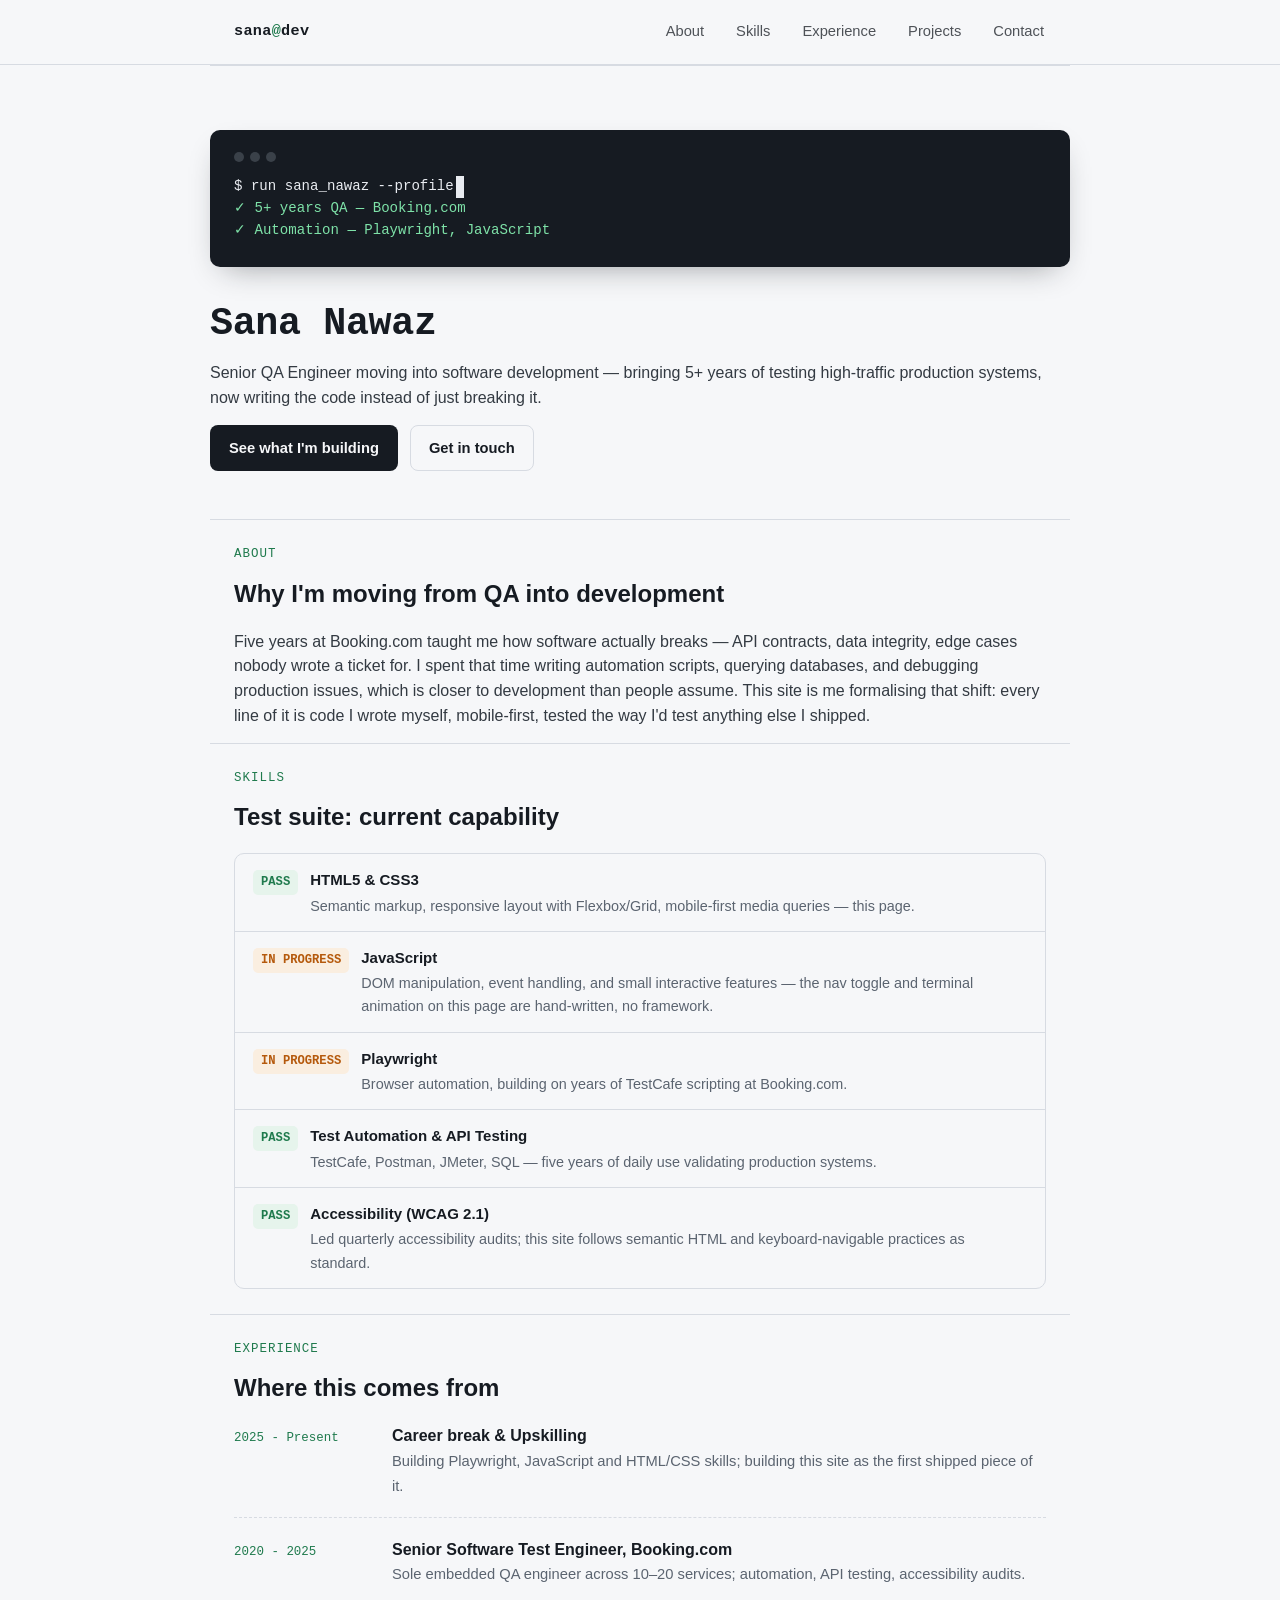
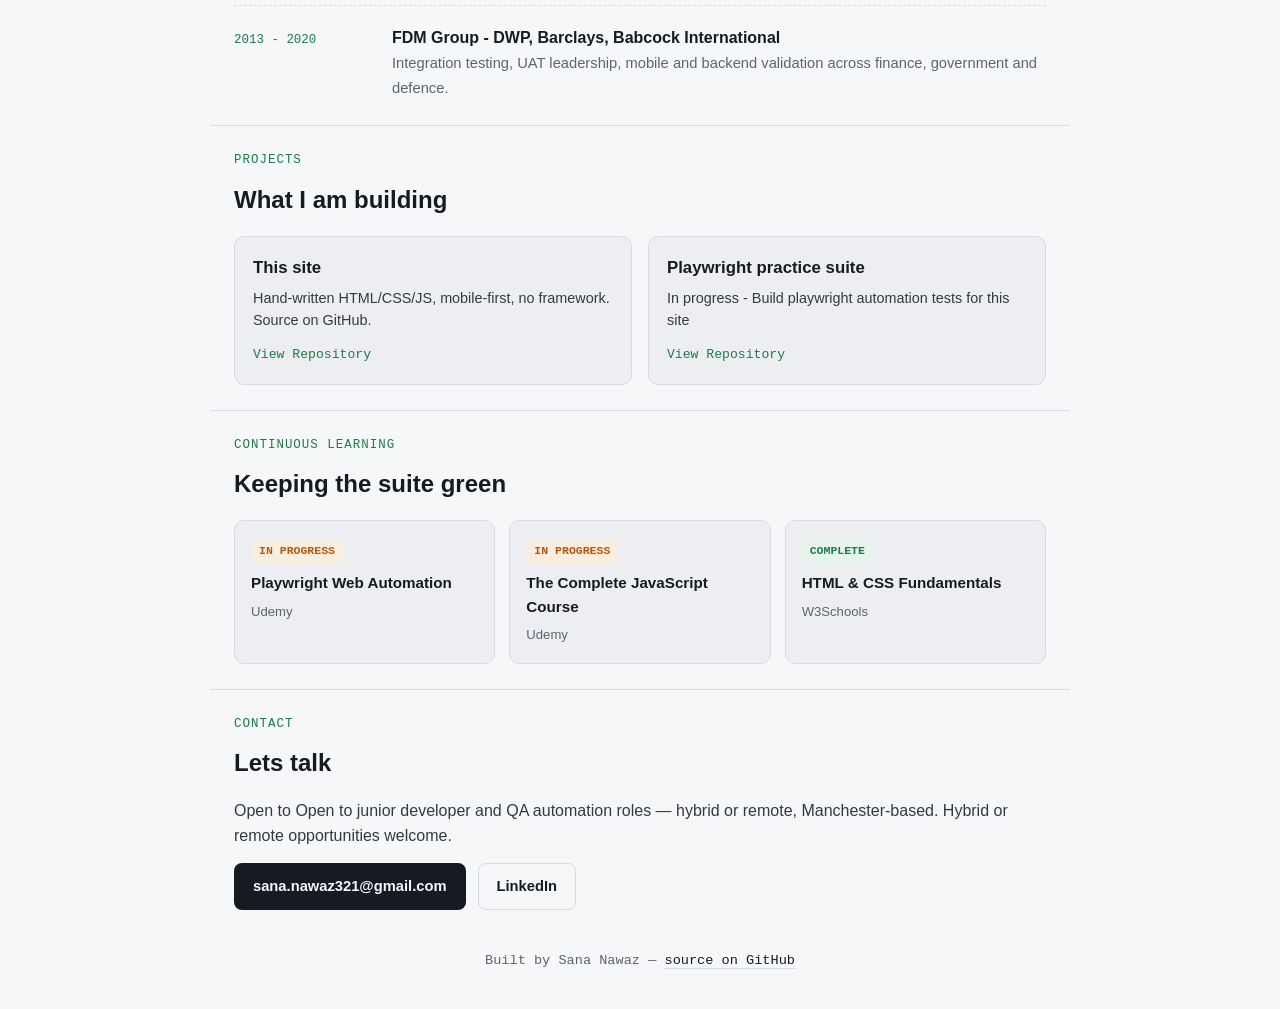
<file: index.html>
<!DOCTYPE html>
<html lang="en">

<head>
    <meta charset="UTF-8">
    <meta name="viewport" content="width=device-width, initial-scale=1.0">
    <title> Sana Nawaz — QA Engineer, Building Toward Development </title>
    <meta name="description"
        content="Sana Nawaz — Senior QA Engineer transitioning into software development. Automation, testing, and JavaScript.">
    <link rel="icon" type="image/x-icon" href="favicon.ico">
    <link rel="stylesheet" href="stylesheet.css">
</head>

<body>

    <header>
        <nav class="wrap" aria-label="Primary">
            <div class="brand">sana<span>@</span>dev</div>
            <div class="nav-links">
                <a href="#about">About</a>
                <a href="#skills">Skills</a>
                <a href="#experience">Experience</a>
                <a href="#projects">Projects</a>
                <a href="#contact">Contact</a>
            </div>
            <button class="nav-toggle" id="navToggle" aria-expanded="false" aria-controls="mobileMenu"
                aria-label="Toggle menu">
                <span></span>
            </button>
        </nav>
        <div class="mobile-menu" id="mobileMenu">
            <a href="#about">About</a>
            <a href="#skills">Skills</a>
            <a href="#experience">Experience</a>
            <a href="#projects">Projects</a>
            <a href="#contact">Contact</a>
        </div>
    </header>

    <main>
        <section class="hero wrap">
            <div class="terminal" role="img"
                aria-label="Terminal output showing a profile test suite: five years QA at Booking dot com, automation with Playwright and JavaScript in progress, accessibility WCAG two point one, API testing with Postman and SQL — all passed, status ready for development.">
                <div class="terminal-bar" aria-hidden="true"><span></span><span></span><span></span></div>
                <div id="typed-line"></div>
                <div id="test-results"></div>
            </div>

            <h1>Sana Nawaz</h1>
            <p>Senior QA Engineer moving into software development — bringing 5+ years of testing high-traffic
                production systems, now writing the code instead of just breaking it.</p>
            <div class="cta-row">
                <a class="btn primary" href="#projects">See what I'm building</a>
                <a class="btn ghost" href="#contact">Get in touch</a>
            </div>
        </section>

        <section id="about" class="wrap">
            <br>
            <p class="eyebrow">About</p>
            <h2>Why I'm moving from QA into development</h2>
            <p>Five years at Booking.com taught me how software actually breaks — API contracts, data integrity, edge
                cases nobody wrote a ticket for. I spent that time writing automation scripts, querying databases, and
                debugging production issues, which is closer to development than people assume. This site is me
                formalising that shift: every line of it is code I wrote myself, mobile-first, tested the way I'd test
                anything else I shipped.</p>
        </section>

        <section id="skills" class="wrap">
            <br>
            <p class="eyebrow">Skills</p>
            <h2>Test suite: current capability</h2>
            <div class="suite">
                <div class="suite-row">
                    <span class="status pass">PASS</span>
                    <div class="desc"><strong>HTML5 &amp; CSS3</strong><span>Semantic markup, responsive layout with
                            Flexbox/Grid,
                            mobile-first media queries — this page.</span></div>
                </div>
                <div class="suite-row">
                    <span class="status progress">IN PROGRESS</span>
                    <div class="desc"><strong>JavaScript</strong><span>DOM manipulation, event handling, and small
                            interactive
                            features — the nav toggle and terminal animation on this page are hand-written, no
                            framework.</span></div>
                </div>
                <div class="suite-row">
                    <span class="status progress">IN PROGRESS</span>
                    <div class="desc"><strong>Playwright</strong><span>Browser automation, building on years of TestCafe
                            scripting at
                            Booking.com.</span></div>
                </div>
                <div class="suite-row">
                    <span class="status pass">PASS</span>
                    <div class="desc"><strong>Test Automation &amp; API Testing</strong><span>TestCafe, Postman, JMeter,
                            SQL — five
                            years of daily use validating production systems.</span></div>
                </div>
                <div class="suite-row">
                    <span class="status pass">PASS</span>
                    <div class="desc"><strong>Accessibility (WCAG 2.1)</strong><span>Led quarterly accessibility audits;
                            this site
                            follows semantic HTML and keyboard-navigable practices as standard.</span></div>
                </div>
            </div>
            <br>
        </section>

        <section id="experience" class="wrap">
            <br>
            <p class="eyebrow">Experience</p>
            <h2>Where this comes from</h2>
            <div class="timeline">
                <div class="tl-item">
                    <span class="tl-date"> 2025 - Present</span>
                    <div><span class="tl-role"> Career break &amp; Upskilling</span><br><span class="tl-desc">Building
                            Playwright, JavaScript and
                            HTML/CSS skills; building this site as the first shipped piece of it.</span></div>
                </div>
                <div class="tl-item">
                    <span class="tl-date">2020 - 2025</span>
                    <div><span class="tl-role">Senior Software Test Engineer, Booking.com</span><br><span
                            class="tl-desc">Sole embedded QA engineer
                            across 10–20 services; automation, API testing, accessibility audits.</span></div>
                </div>
                <div class="tl-item">
                    <span class="tl-date">2013 - 2020</span>
                    <div><span class="tl-role">FDM Group - DWP, Barclays, Babcock International</span><br><span
                            class="tl-desc">Integration testing, UAT
                            leadership, mobile and backend validation across finance, government and defence.</span>
                    </div>
                </div>
            </div>
            <br>
        </section>

        <section id="projects" class="wrap">
            <br>
            <p class="eyebrow">Projects</p>
            <h2>What I am building</h2>
            <div class="projects">
                <div class="card">
                    <h3>This site</h3>
                    <p>Hand-written HTML/CSS/JS, mobile-first, no framework. Source on GitHub.</p>
                    <a href="https://github.com/sanaanas/sana-cv" target="_blank">View Repository</a>
                </div>
                <div class="card">
                    <h3>Playwright practice suite</h3>
                    <p>In progress - Build playwright automation tests for this site</p>
                    <a href="https://github.com/sanaanas/sana-cv-playright-tests" target="_blank">View Repository</a>
                </div>
            </div>
            <br>
        </section>

        <section id="learning" class="wrap">
            <br>
            <p class="eyebrow">Continuous Learning</p>
            <h2>Keeping the suite green</h2>
            <div class="learning-grid">

                <div class="learning-card">
                    <span class="learning-status progress">IN PROGRESS</span>
                    <h3>Playwright Web Automation</h3>
                    <span class="learning-provider">Udemy</span>
                </div>

                <div class="learning-card">
                    <span class="learning-status progress">IN PROGRESS</span>
                    <h3>The Complete JavaScript Course</h3>
                    <span class="learning-provider">Udemy</span>
                </div>

                <div class="learning-card">
                    <span class="learning-status pass">COMPLETE</span>
                    <h3>HTML &amp; CSS Fundamentals</h3>
                    <span class="learning-provider">W3Schools</span>
                </div>

                <!-- add new cards here upon completion -->

            </div>
            <br>
        </section>

        <section id="contact" class="wrap">
            <br>
            <p class="eyebrow">Contact</p>
            <h2>Lets talk</h2>
            <p>Open to Open to junior developer and QA automation roles — hybrid or remote, Manchester-based. Hybrid or
                remote opportunities welcome.</p>
            <div class="cta-row">
                <a class="btn primary" href="mailto:sana.nawaz321@gmail.com">sana.nawaz321@gmail.com</a>
                <a class="btn ghost" href="https://www.linkedin.com/in/sananawaz/" target="_blank"
                    rel="noopener">LinkedIn</a>
            </div>

        </section>
    </main>

    <footer>
        Built by Sana Nawaz — <a href="https://github.com/sanaanas/sana-cv" target="_blank" rel="noopener">source on
            GitHub</a>
    </footer>

    <script src="script.js"></script>

</body>



</html>
</file>
<file: stylesheet.css>
:root {
    --ink: #161b22;
    --paper: #f6f7f9;
    --paper-dim: #eceef2;
    --line: #d7dbe2;
    --pass: #1f7a4d;
    --pass-bg: #e6f4ec;
    --progress: #b5590c;
    --progress-bg: #faeee0;
    --mono: 'IBM Plex Mono', ui-monospace, SFMono-Regular, Menlo, Consolas, monospace;
    --sans: 'Work Sans', -apple-system, BlinkMacSystemFont, 'Segoe UI', sans-serif;
}

* {
    box-sizing: border-box;
}

html {
    scroll-behavior: smooth;
}

body {
    margin: 0;
    background: var(--paper);
    color: var(--ink);
    font-family: var(--sans);
    line-height: 1.55;
    -webkit-font-smoothing: antialiased;
}

@media (prefers-reduced-motion: reduce) {
    html {
        scroll-behavior: auto;
    }

    * {
        animation-duration: 0.01ms !important;
        animation-iteration-count: 1 !important;
        transition-duration: 0.01ms !important;
    }
}

a {
    color: inherit;
}

img {
    max-width: 100%;
    display: block;
}

.wrap {
    max-width: 860px;
    margin: 0 auto;
    padding: 0 24px;
}

/* Navigation */

header {
    position: sticky;
    top: 0;
    z-index: 20;
    background: rgba(246, 247, 249, 0.92);
    backdrop-filter: blur(6px);
    border-bottom: 1px solid var(--line);
}

nav.wrap {
    display: flex;
    align-items: center;
    justify-content: space-between;
    height: 64px;
}

.brand {
    font-family: var(--mono);
    font-size: 0.95rem;
    font-weight: 600;
    letter-spacing: 0.02em;
}

.brand span {
    color: var(--pass);
}

.nav-links {
    display: none;
    gap: 28px;
    font-size: 0.92rem;
}

.nav-links a {
    text-decoration: none;
    color: var(--ink);
    opacity: 0.75;
    padding: 6px 2px;
    border-bottom: 2px solid transparent;
}

.nav-links a:hover,
.nav-links a:focus-visible {
    opacity: 1;
    border-bottom-color: var(--pass);
}

.nav-toggle {
    display: inline-flex;
    align-items: center;
    justify-content: center;
    width: 40px;
    height: 40px;
    background: none;
    border: 1px solid var(--line);
    border-radius: 8px;
    cursor: pointer;
}

.nav-toggle span,
.nav-toggle::before,
.nav-toggle::after {
    content: '';
    display: block;
    width: 18px;
    height: 2px;
    background: var(--ink);
    position: relative;
}

.nav-toggle {
    flex-direction: column;
    gap: 4px;
}

.mobile-menu {
    display: none;
    flex-direction: column;
    border-bottom: 1px solid var(--line);
    background: var(--paper);
}

.mobile-menu.open {
    display: flex;
}

.mobile-menu a {
    text-decoration: none;
    color: var(--ink);
    padding: 14px 24px;
    border-top: 1px solid var(--line);
    font-size: 0.95rem;
}

@media (min-width:720px) {
    .nav-links {
        display: flex;
    }

    .nav-toggle {
        display: none;
    }

    .mobile-menu {
        display: none !important;
    }
}

/* Terminal */

.hero {
    padding: 64px 0 48px;
}

.terminal {
    background: var(--ink);
    color: #e9ecf1;
    border-radius: 10px;
    padding: 22px 24px 26px;
    font-family: var(--mono);
    font-size: 0.88rem;
    box-shadow: 0 12px 30px -14px rgba(22, 27, 34, 0.45);
    overflow: hidden;
}

.terminal-bar {
    display: flex;
    gap: 6px;
    margin-bottom: 14px;
}

.terminal-bar span {
    width: 10px;
    height: 10px;
    border-radius: 50%;
    background: #3a4149;
}

#typed-line {
    white-space: pre-wrap;
    word-break: break-word;
}

.cursor {
    display: inline-block;
    width: 8px;
    background: #e9ecf1;
    margin-left: 2px;
    animation: blink 1s steps(1) infinite;
}

@keyframes blink {
    50% {
        opacity: 0;
    }
}

.test-line {
    opacity: 0;
    transform: translateY(4px);
    animation: reveal 0.4s ease forwards;
}

.test-line.pass {
    color: #7ee2a8;
}

.test-line.summary {
    color: #e9ecf1;
    font-weight: 600;
    margin-top: 6px;
}

@keyframes reveal {
    to {
        opacity: 1;
        transform: none;
    }
}

.hero h1 {
    font-family: var(--mono);
    font-size: clamp(1.6rem, 4.5vw, 2.4rem);
    margin: 28px 0 6px;
    letter-spacing: -0.01em;
}

.hero p.tag {
    font-size: 1.05rem;
    color: #3d4550;
    max-width: 56ch;
    margin: 0 0 22px;
}

.cta-row {
    display: flex;
    flex-wrap: wrap;
    gap: 12px;
}

.btn {
    font-family: var(--sans);
    font-size: 0.92rem;
    font-weight: 600;
    padding: 11px 18px;
    border-radius: 8px;
    text-decoration: none;
    display: inline-block;
    border: 1px solid transparent;
}

.btn.primary {
    background: var(--ink);
    color: var(--paper);
}

.btn.ghost {
    border-color: var(--line);
    color: var(--ink);
}

/*  Sections  */
section {
    padding: 52px 0;
    border-top: 1px solid var(--line);
}

.eyebrow {
    font-family: var(--mono);
    font-size: 0.78rem;
    text-transform: uppercase;
    letter-spacing: 0.08em;
    color: var(--pass);
    margin: 0 0 10px;
}

h2 {
    font-size: 1.5rem;
    margin: 0 0 18px;
}

p {
    margin: 0 0 14px;
    color: #333a42;
}

/* Skills as a test suite */
.suite {
    border: 1px solid var(--line);
    border-radius: 10px;
    overflow: hidden;
}

.suite-row {
    display: flex;
    align-items: flex-start;
    gap: 12px;
    padding: 14px 18px;
    border-top: 1px solid var(--line);
    font-size: 0.94rem;
}

.suite-row:first-child {
    border-top: none;
}

.status {
    font-family: var(--mono);
    font-size: 0.76rem;
    font-weight: 700;
    padding: 3px 8px;
    border-radius: 5px;
    flex-shrink: 0;
    margin-top: 2px;
}

.status.pass {
    color: var(--pass);
    background: var(--pass-bg);
}

.status.progress {
    color: var(--progress);
    background: var(--progress-bg);
}

.suite-row .desc strong {
    display: block;
    margin-bottom: 2px;
}

.suite-row .desc span {
    color: #5b6470;
    font-size: 0.9rem;
}

/* Experience timeline */
.timeline {
    display: flex;
    flex-direction: column;
    gap: 20px;
}

.tl-item {
    display: grid;
    grid-template-columns: 1fr;
    gap: 4px;
    padding-bottom: 18px;
    border-bottom: 1px dashed var(--line);
}

.tl-item:last-child {
    border-bottom: none;
    padding-bottom: 0;
}

.tl-date {
    font-family: var(--mono);
    font-size: 0.78rem;
    color: var(--pass);
}

.tl-role {
    font-weight: 600;
}

.tl-desc {
    color: #5b6470;
    font-size: 0.92rem;
}

@media(min-width:640px) {
    .tl-item {
        grid-template-columns: 140px 1fr;
        gap: 18px;
        align-items: baseline;
    }
}

/* Projects */
.projects {
    display: grid;
    gap: 16px;
    grid-template-columns: 1fr;
}

@media(min-width:640px) {
    .projects {
        grid-template-columns: 1fr 1fr;
    }
}

.card {
    border: 1px solid var(--line);
    border-radius: 10px;
    padding: 18px;
    background: var(--paper-dim);
}

.card h3 {
    margin: 0 0 6px;
    font-size: 1.05rem;
}

.card p {
    font-size: 0.9rem;
    margin: 0 0 10px;
}

.card a {
    font-family: var(--mono);
    font-size: 0.82rem;
    color: var(--pass);
    text-decoration: none;
}

.card a:hover {
    text-decoration: underline;
}

footer {
    padding: 40px 0 60px;
    text-align: center;
    font-family: var(--mono);
    font-size: 0.85rem;
    color: #5b6470;
}

footer a {
    text-decoration: none;
    color: var(--ink);
    border-bottom: 1px solid var(--line);
}

/* Continuous Learning */

.learning-grid{
  display:grid;
  grid-template-columns:1fr;
  gap:14px;
}
@media(min-width:640px){
  .learning-grid{grid-template-columns:1fr 1fr 1fr;}
}

.learning-card{
  border:1px solid var(--line);
  border-radius:10px;
  padding:16px;
  background:var(--paper-dim);
}
.learning-card h3{
  font-size:0.95rem;
  margin:8px 0 4px;
}
.learning-status{
  font-family:var(--mono);
  font-size:0.72rem;
  font-weight:700;
  padding:3px 8px;
  border-radius:5px;
  display:inline-block;
}
.learning-status.pass{color:var(--pass); background:var(--pass-bg);}
.learning-status.progress{color:var(--progress); background:var(--progress-bg);}
.learning-provider{
  font-size:0.82rem;
  color:#5b6470;
}
</file>
